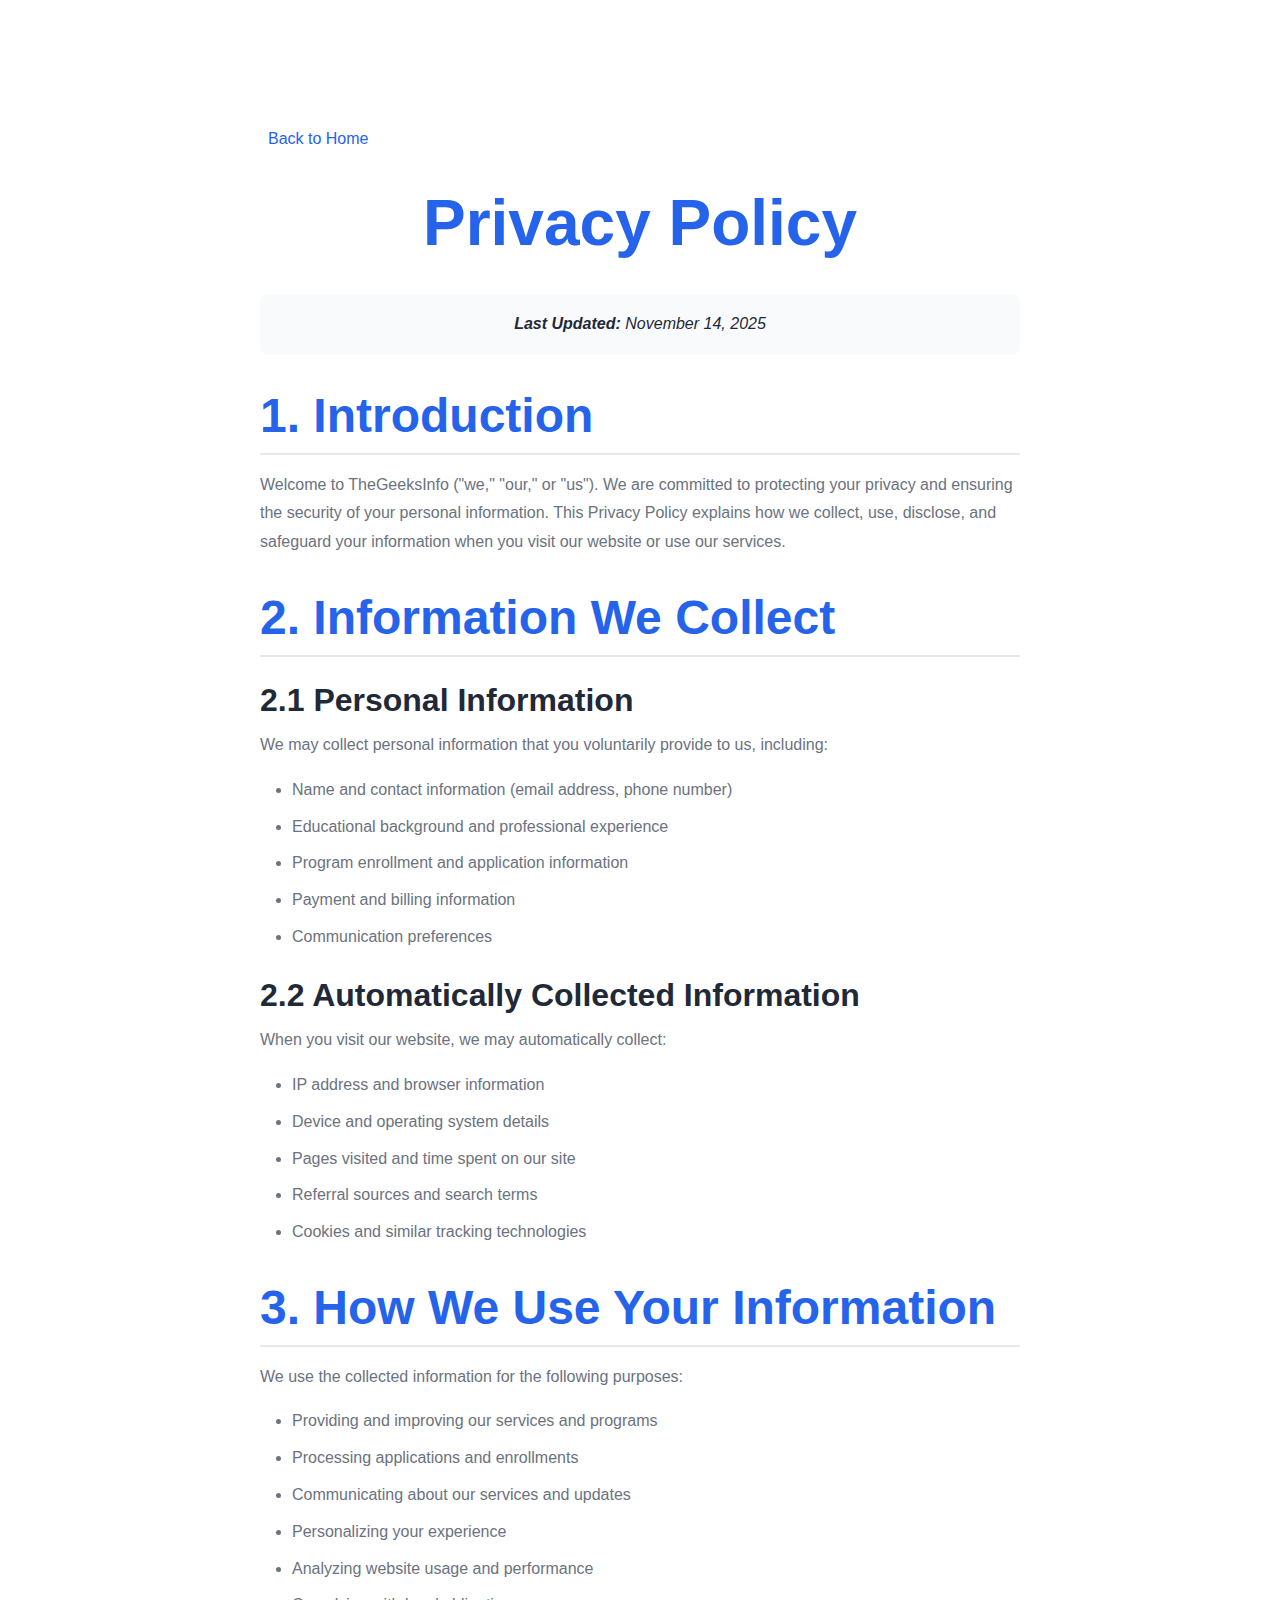
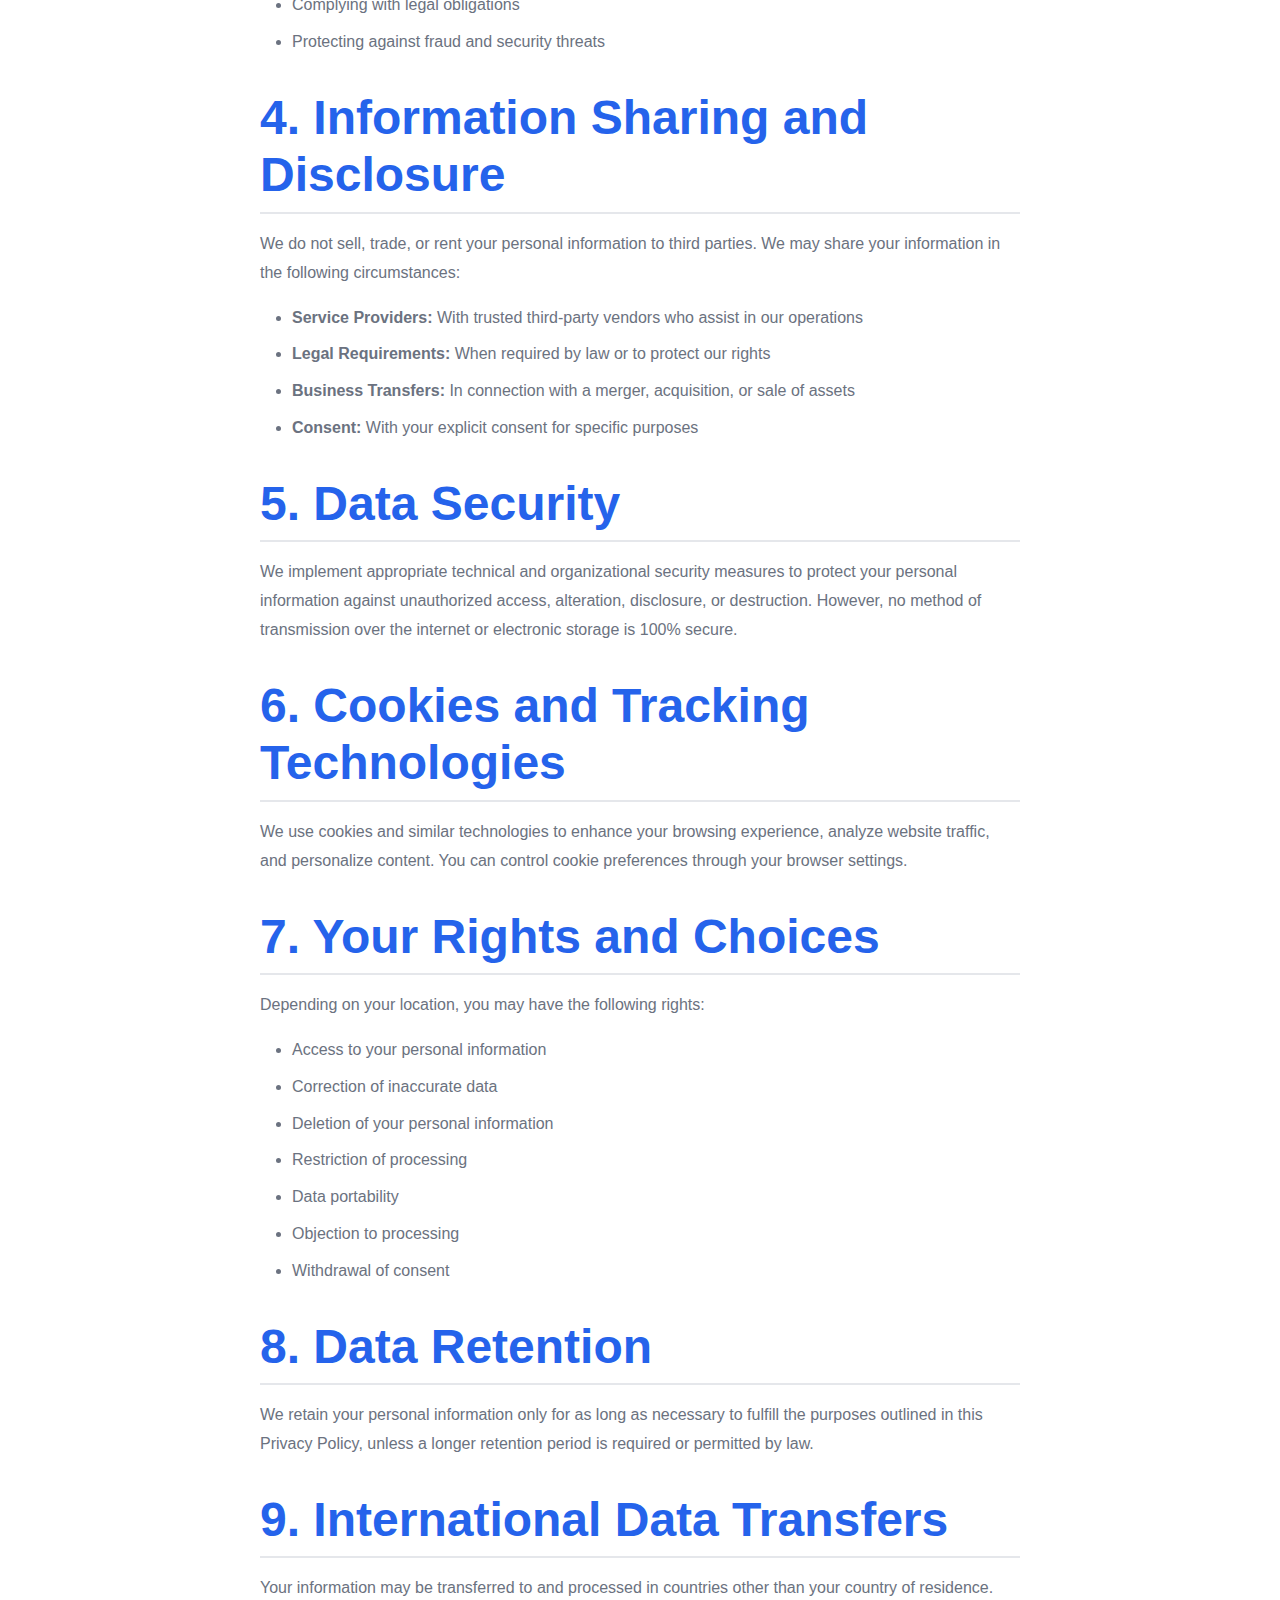
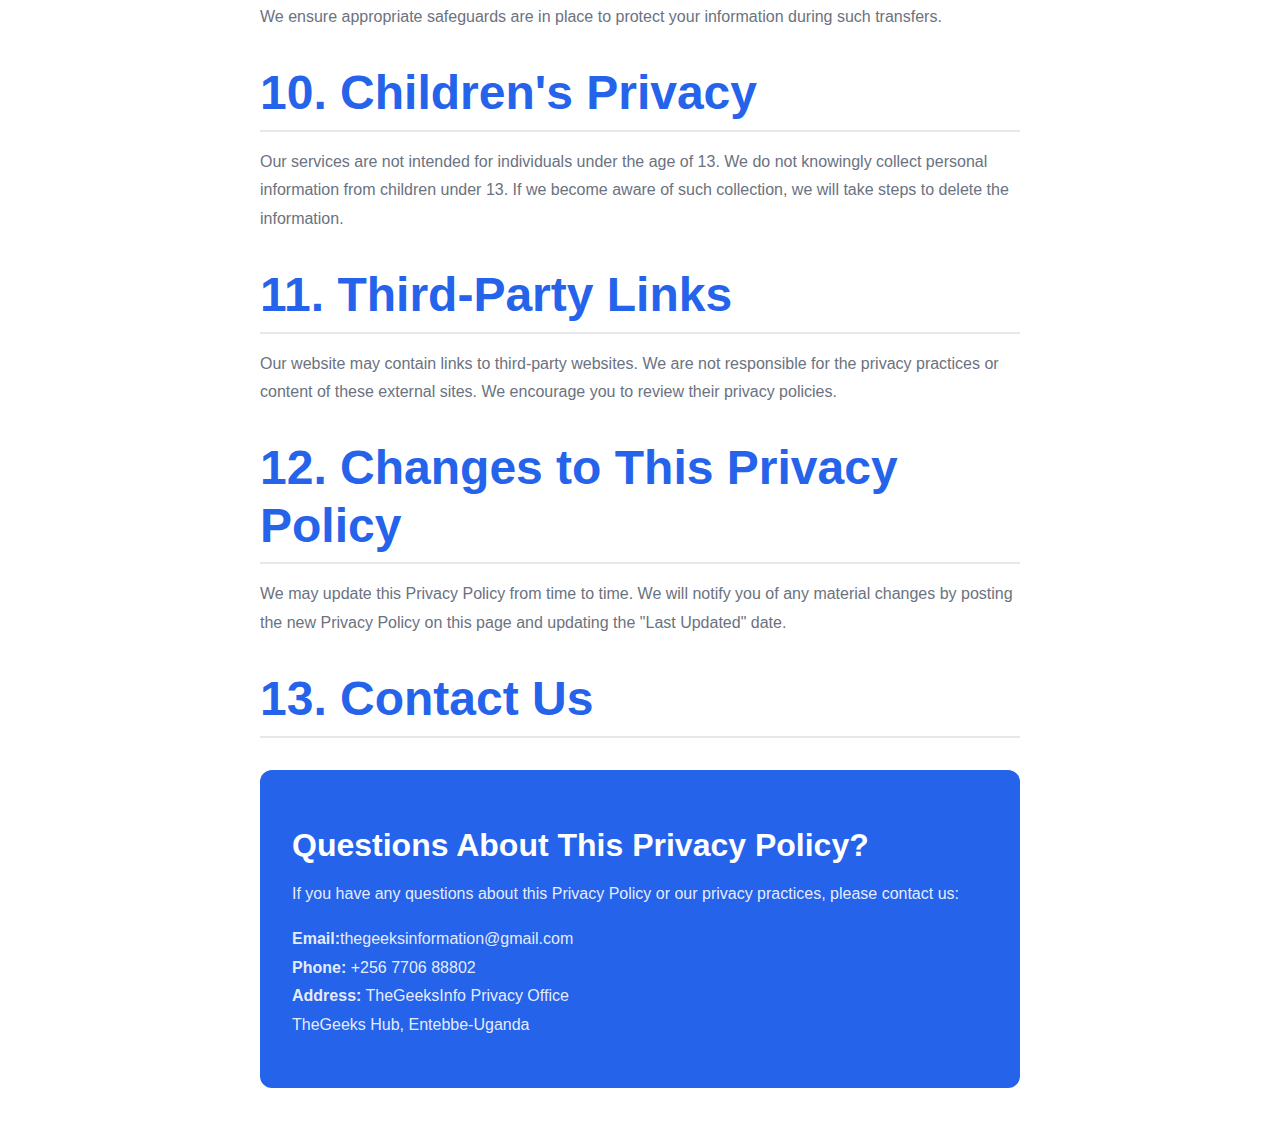
<file: pages/privacy.html>
<!DOCTYPE html>
<html lang="en">
<head>
    <meta charset="UTF-8">
    <meta name="viewport" content="width=device-width, initial-scale=1.0">
    <title>Privacy Policy - TheGeeksInfo</title>
    <meta name="description" content="Privacy Policy for TheGeeksInfo - Learn how we protect your personal information">
    
    <!-- Fonts -->
    <link href="https://fonts.googleapis.com/css2?family=Inter:wght@300;400;500;600;700&display=swap" rel="stylesheet">
    <link href="https://cdnjs.cloudflare.com/ajax/libs/font-awesome/6.4.0/css/all.min.css" rel="stylesheet">
    
    <!-- Styles -->
    <link rel="stylesheet" href="../assets/css/style.css">
    
    <style>
        .legal-content {
            max-width: 800px;
            margin: 0 auto;
            padding: 120px 20px 60px;
            line-height: 1.8;
        }
        
        .legal-content h1 {
            text-align: center;
            margin-bottom: 2rem;
            color: var(--primary-color);
        }
        
        .legal-content h2 {
            color: var(--primary-color);
            margin-top: 2rem;
            margin-bottom: 1rem;
            border-bottom: 2px solid var(--border-color);
            padding-bottom: 0.5rem;
        }
        
        .legal-content h3 {
            color: var(--text-primary);
            margin-top: 1.5rem;
            margin-bottom: 0.75rem;
        }
        
        .legal-content p {
            margin-bottom: 1rem;
            color: var(--text-secondary);
        }
        
        .legal-content ul, .legal-content ol {
            margin-left: 2rem;
            margin-bottom: 1rem;
        }
        
        .legal-content li {
            margin-bottom: 0.5rem;
            color: var(--text-secondary);
        }
        
        .last-updated {
            background: var(--bg-secondary);
            padding: 1rem;
            border-radius: 8px;
            margin-bottom: 2rem;
            text-align: center;
            font-style: italic;
        }
        
        .contact-info {
            background: var(--primary-color);
            color: white;
            padding: 2rem;
            border-radius: 12px;
            margin-top: 2rem;
        }
        
        .contact-info h3 {
            color: white;
            margin-bottom: 1rem;
        }
        
        .contact-info p {
            color: rgba(255, 255, 255, 0.9);
        }
        
        .back-link {
            display: inline-flex;
            align-items: center;
            gap: 0.5rem;
            color: var(--primary-color);
            text-decoration: none;
            margin-bottom: 2rem;
            font-weight: 500;
            transition: var(--transition);
        }
        
        .back-link:hover {
            color: var(--primary-dark);
        }
    </style>
</head>
<body>
    <div class="legal-content">
        <a href="../" class="back-link">
            <i class="fas fa-arrow-left"></i>
            Back to Home
        </a>
        
        <h1>Privacy Policy</h1>
        
        <div class="last-updated">
            <strong>Last Updated:</strong> November 14, 2025
        </div>
        
        <h2>1. Introduction</h2>
        <p>
            Welcome to TheGeeksInfo ("we," "our," or "us"). We are committed to protecting your privacy and ensuring the security of your personal information. This Privacy Policy explains how we collect, use, disclose, and safeguard your information when you visit our website or use our services.
        </p>
        
        <h2>2. Information We Collect</h2>
        
        <h3>2.1 Personal Information</h3>
        <p>We may collect personal information that you voluntarily provide to us, including:</p>
        <ul>
            <li>Name and contact information (email address, phone number)</li>
            <li>Educational background and professional experience</li>
            <li>Program enrollment and application information</li>
            <li>Payment and billing information</li>
            <li>Communication preferences</li>
        </ul>
        
        <h3>2.2 Automatically Collected Information</h3>
        <p>When you visit our website, we may automatically collect:</p>
        <ul>
            <li>IP address and browser information</li>
            <li>Device and operating system details</li>
            <li>Pages visited and time spent on our site</li>
            <li>Referral sources and search terms</li>
            <li>Cookies and similar tracking technologies</li>
        </ul>
        
        <h2>3. How We Use Your Information</h2>
        <p>We use the collected information for the following purposes:</p>
        <ul>
            <li>Providing and improving our services and programs</li>
            <li>Processing applications and enrollments</li>
            <li>Communicating about our services and updates</li>
            <li>Personalizing your experience</li>
            <li>Analyzing website usage and performance</li>
            <li>Complying with legal obligations</li>
            <li>Protecting against fraud and security threats</li>
        </ul>
        
        <h2>4. Information Sharing and Disclosure</h2>
        <p>We do not sell, trade, or rent your personal information to third parties. We may share your information in the following circumstances:</p>
        <ul>
            <li><strong>Service Providers:</strong> With trusted third-party vendors who assist in our operations</li>
            <li><strong>Legal Requirements:</strong> When required by law or to protect our rights</li>
            <li><strong>Business Transfers:</strong> In connection with a merger, acquisition, or sale of assets</li>
            <li><strong>Consent:</strong> With your explicit consent for specific purposes</li>
        </ul>
        
        <h2>5. Data Security</h2>
        <p>
            We implement appropriate technical and organizational security measures to protect your personal information against unauthorized access, alteration, disclosure, or destruction. However, no method of transmission over the internet or electronic storage is 100% secure.
        </p>
        
        <h2>6. Cookies and Tracking Technologies</h2>
        <p>
            We use cookies and similar technologies to enhance your browsing experience, analyze website traffic, and personalize content. You can control cookie preferences through your browser settings.
        </p>
        
        <h2>7. Your Rights and Choices</h2>
        <p>Depending on your location, you may have the following rights:</p>
        <ul>
            <li>Access to your personal information</li>
            <li>Correction of inaccurate data</li>
            <li>Deletion of your personal information</li>
            <li>Restriction of processing</li>
            <li>Data portability</li>
            <li>Objection to processing</li>
            <li>Withdrawal of consent</li>
        </ul>
        
        <h2>8. Data Retention</h2>
        <p>
            We retain your personal information only for as long as necessary to fulfill the purposes outlined in this Privacy Policy, unless a longer retention period is required or permitted by law.
        </p>
        
        <h2>9. International Data Transfers</h2>
        <p>
            Your information may be transferred to and processed in countries other than your country of residence. We ensure appropriate safeguards are in place to protect your information during such transfers.
        </p>
        
        <h2>10. Children's Privacy</h2>
        <p>
            Our services are not intended for individuals under the age of 13. We do not knowingly collect personal information from children under 13. If we become aware of such collection, we will take steps to delete the information.
        </p>
        
        <h2>11. Third-Party Links</h2>
        <p>
            Our website may contain links to third-party websites. We are not responsible for the privacy practices or content of these external sites. We encourage you to review their privacy policies.
        </p>
        
        <h2>12. Changes to This Privacy Policy</h2>
        <p>
            We may update this Privacy Policy from time to time. We will notify you of any material changes by posting the new Privacy Policy on this page and updating the "Last Updated" date.
        </p>
        
        <h2>13. Contact Us</h2>
        <div class="contact-info">
            <h3>Questions About This Privacy Policy?</h3>
            <p>If you have any questions about this Privacy Policy or our privacy practices, please contact us:</p>
            <p>
                <strong>Email:</strong>thegeeksinformation@gmail.com<br>
                <strong>Phone:</strong> +256 7706 88802<br>
                <strong>Address:</strong> TheGeeksInfo Privacy Office<br>
                TheGeeks Hub, Entebbe-Uganda
            </p>
        </div>
    </div>
</body>
</html>
</file>
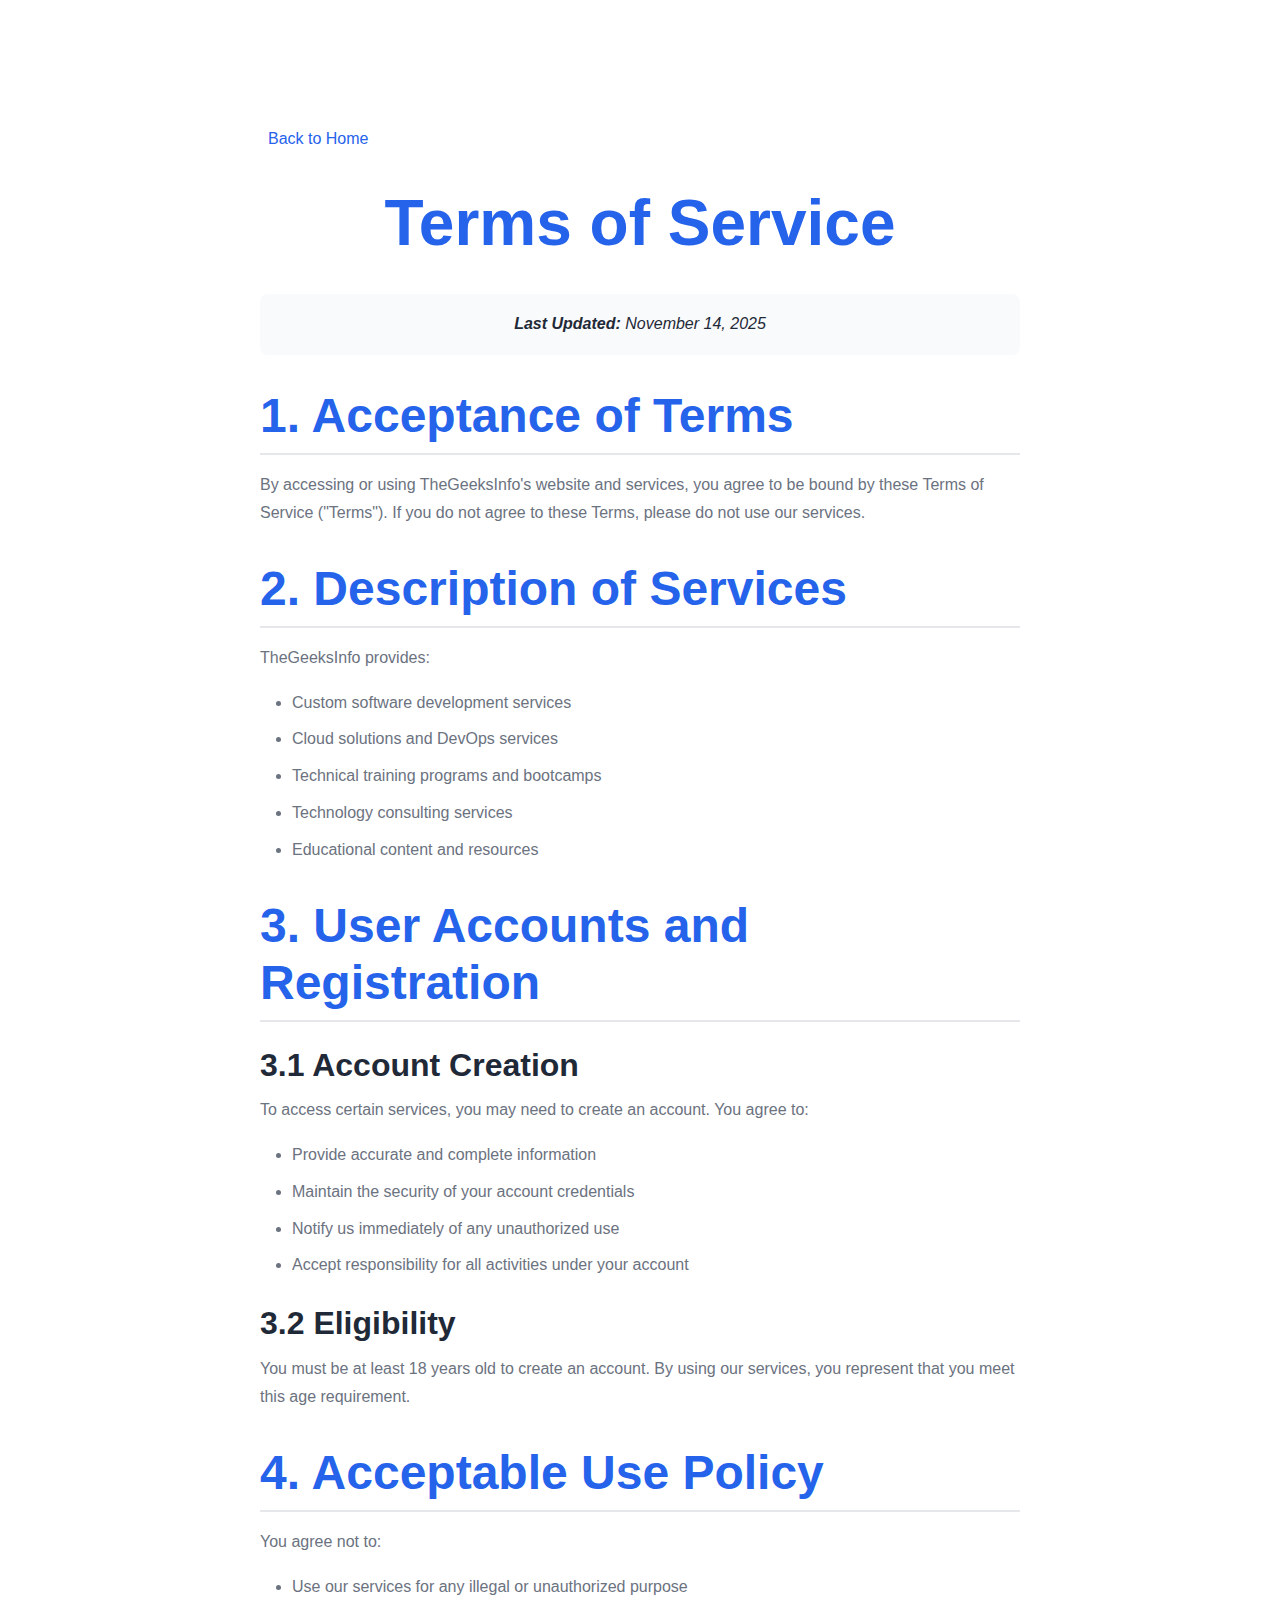
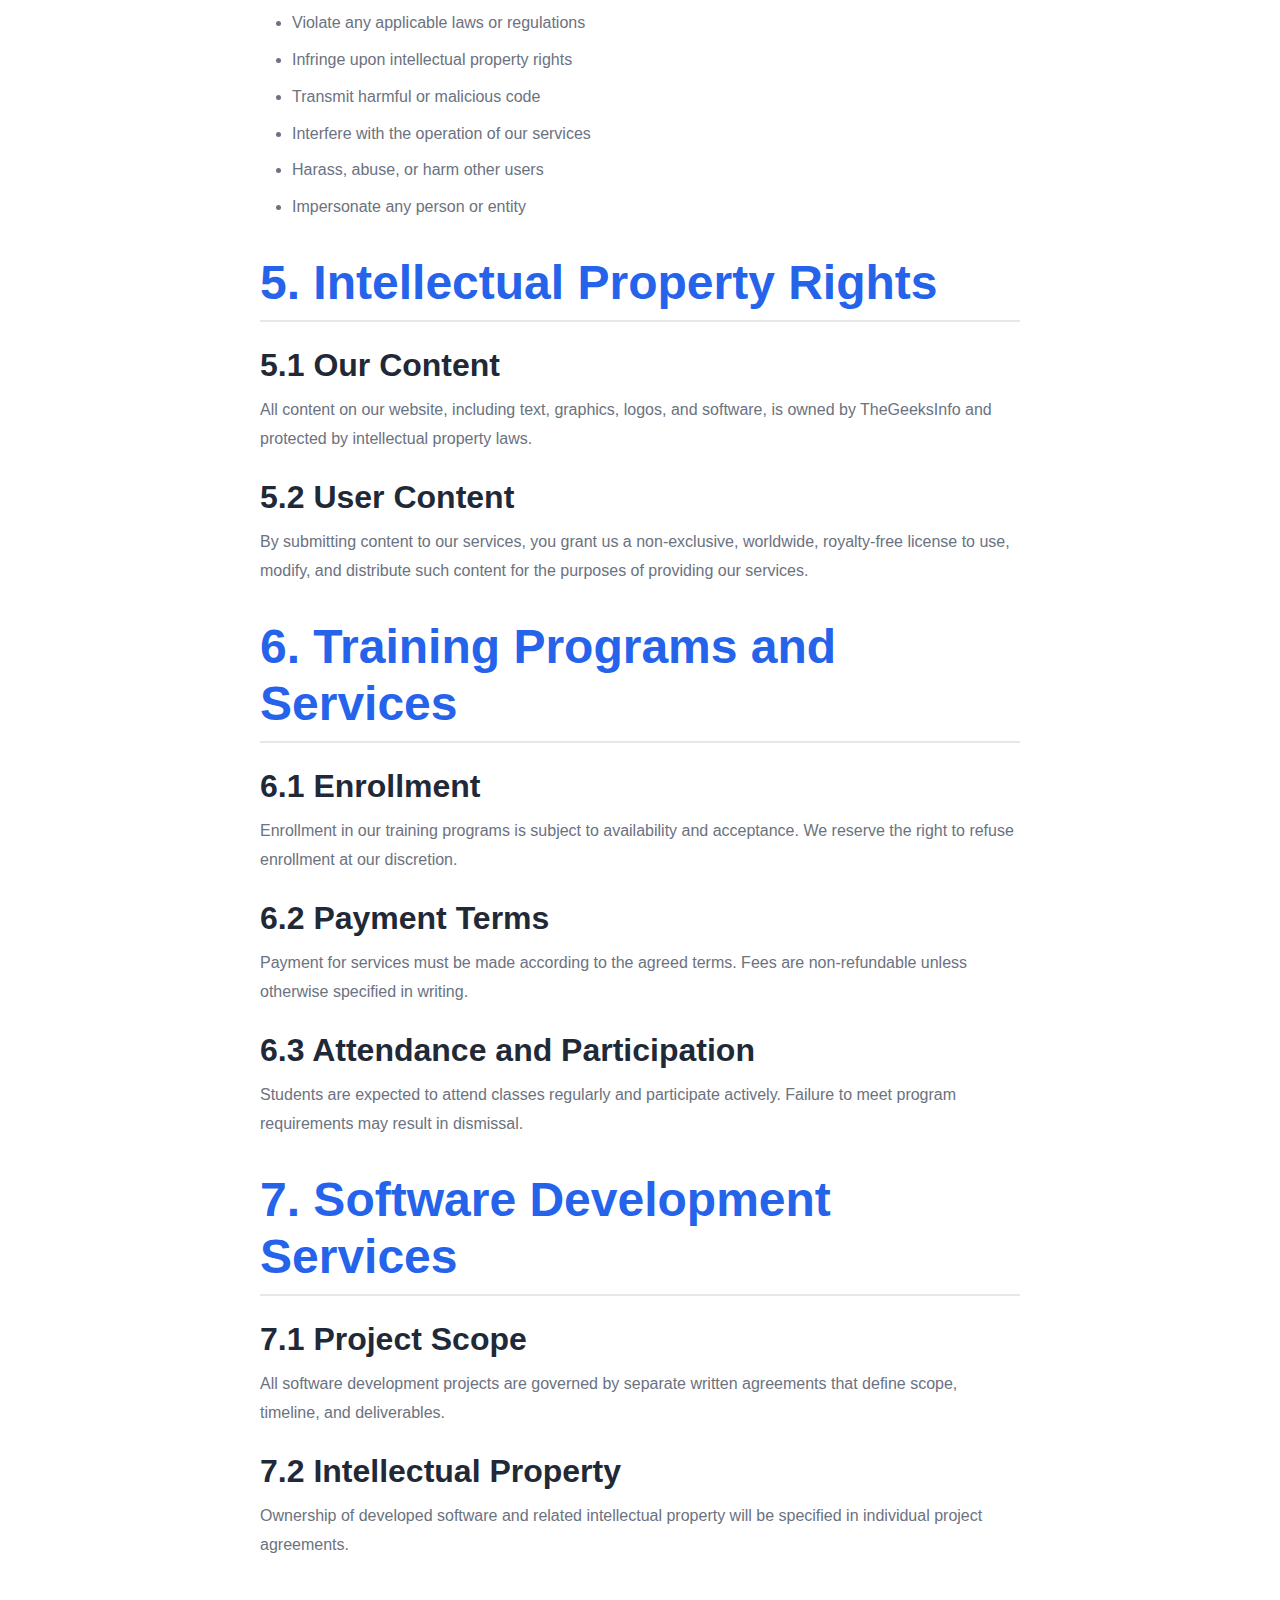
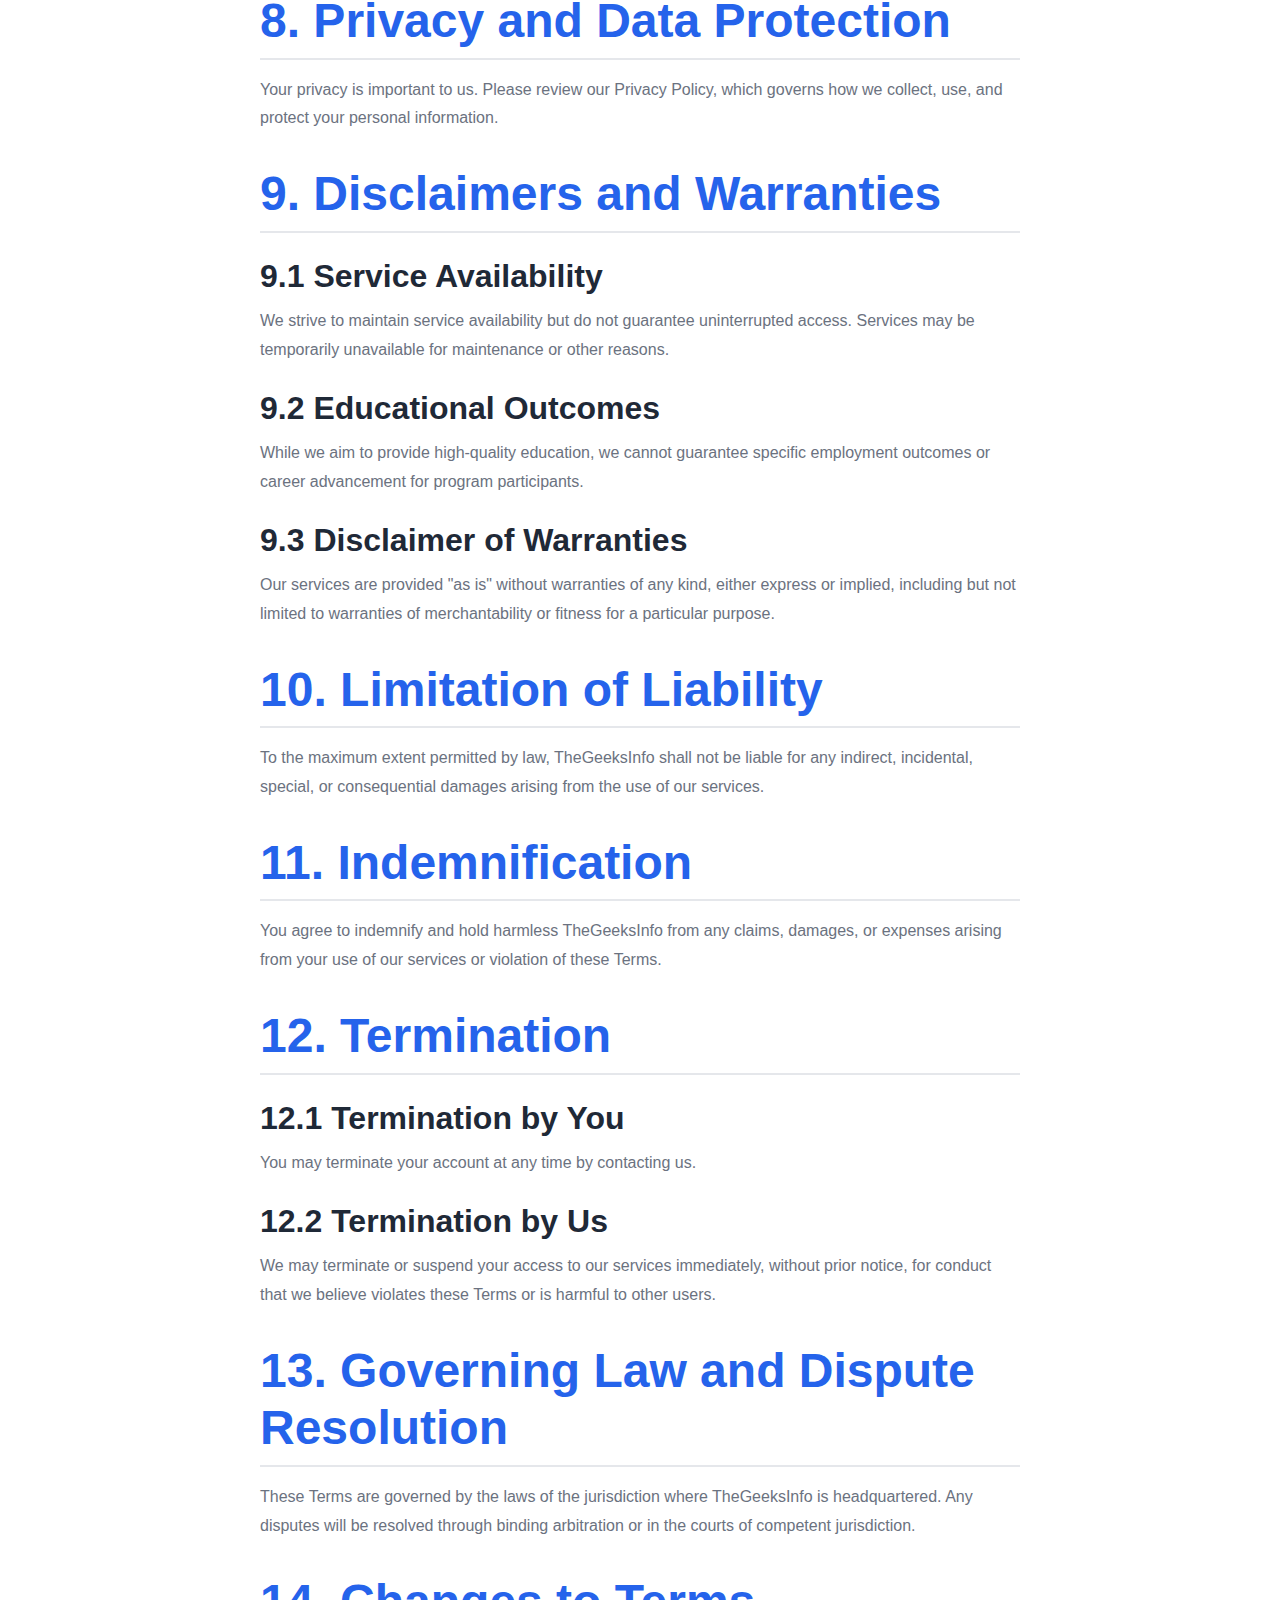
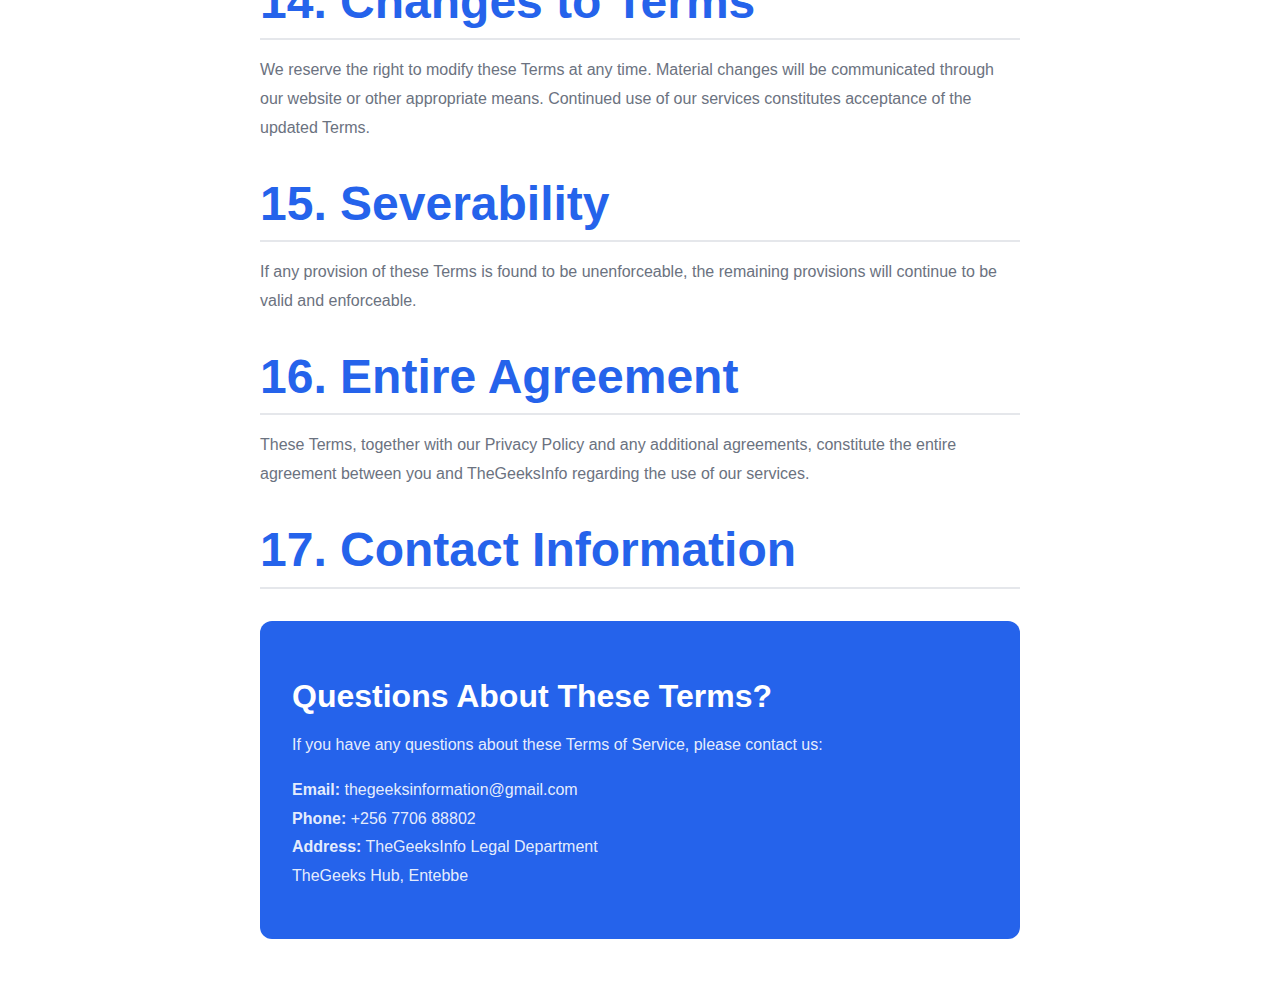
<file: pages/terms.html>
<!DOCTYPE html>
<html lang="en">
<head>
    <meta charset="UTF-8">
    <meta name="viewport" content="width=device-width, initial-scale=1.0">
    <title>Terms of Service - TheGeeksInfo</title>
    <meta name="description" content="Terms of Service for TheGeeksInfo - Our terms and conditions for using our services">
    
    <!-- Fonts -->
    <link href="https://fonts.googleapis.com/css2?family=Inter:wght@300;400;500;600;700&display=swap" rel="stylesheet">
    <link href="https://cdnjs.cloudflare.com/ajax/libs/font-awesome/6.4.0/css/all.min.css" rel="stylesheet">
    
    <!-- Styles -->
    <link rel="stylesheet" href="../assets/css/style.css">
    
    <style>
        .legal-content {
            max-width: 800px;
            margin: 0 auto;
            padding: 120px 20px 60px;
            line-height: 1.8;
        }
        
        .legal-content h1 {
            text-align: center;
            margin-bottom: 2rem;
            color: var(--primary-color);
        }
        
        .legal-content h2 {
            color: var(--primary-color);
            margin-top: 2rem;
            margin-bottom: 1rem;
            border-bottom: 2px solid var(--border-color);
            padding-bottom: 0.5rem;
        }
        
        .legal-content h3 {
            color: var(--text-primary);
            margin-top: 1.5rem;
            margin-bottom: 0.75rem;
        }
        
        .legal-content p {
            margin-bottom: 1rem;
            color: var(--text-secondary);
        }
        
        .legal-content ul, .legal-content ol {
            margin-left: 2rem;
            margin-bottom: 1rem;
        }
        
        .legal-content li {
            margin-bottom: 0.5rem;
            color: var(--text-secondary);
        }
        
        .last-updated {
            background: var(--bg-secondary);
            padding: 1rem;
            border-radius: 8px;
            margin-bottom: 2rem;
            text-align: center;
            font-style: italic;
        }
        
        .contact-info {
            background: var(--primary-color);
            color: white;
            padding: 2rem;
            border-radius: 12px;
            margin-top: 2rem;
        }
        
        .contact-info h3 {
            color: white;
            margin-bottom: 1rem;
        }
        
        .contact-info p {
            color: rgba(255, 255, 255, 0.9);
        }
        
        .back-link {
            display: inline-flex;
            align-items: center;
            gap: 0.5rem;
            color: var(--primary-color);
            text-decoration: none;
            margin-bottom: 2rem;
            font-weight: 500;
            transition: var(--transition);
        }
        
        .back-link:hover {
            color: var(--primary-dark);
        }
    </style>
</head>
<body>
    <div class="legal-content">
        <a href="../" class="back-link">
            <i class="fas fa-arrow-left"></i>
            Back to Home
        </a>
        
        <h1>Terms of Service</h1>
        
        <div class="last-updated">
            <strong>Last Updated:</strong> November 14, 2025
        </div>
        
        <h2>1. Acceptance of Terms</h2>
        <p>
            By accessing or using TheGeeksInfo's website and services, you agree to be bound by these Terms of Service ("Terms"). If you do not agree to these Terms, please do not use our services.
        </p>
        
        <h2>2. Description of Services</h2>
        <p>TheGeeksInfo provides:</p>
        <ul>
            <li>Custom software development services</li>
            <li>Cloud solutions and DevOps services</li>
            <li>Technical training programs and bootcamps</li>
            <li>Technology consulting services</li>
            <li>Educational content and resources</li>
        </ul>
        
        <h2>3. User Accounts and Registration</h2>
        
        <h3>3.1 Account Creation</h3>
        <p>To access certain services, you may need to create an account. You agree to:</p>
        <ul>
            <li>Provide accurate and complete information</li>
            <li>Maintain the security of your account credentials</li>
            <li>Notify us immediately of any unauthorized use</li>
            <li>Accept responsibility for all activities under your account</li>
        </ul>
        
        <h3>3.2 Eligibility</h3>
        <p>You must be at least 18 years old to create an account. By using our services, you represent that you meet this age requirement.</p>
        
        <h2>4. Acceptable Use Policy</h2>
        <p>You agree not to:</p>
        <ul>
            <li>Use our services for any illegal or unauthorized purpose</li>
            <li>Violate any applicable laws or regulations</li>
            <li>Infringe upon intellectual property rights</li>
            <li>Transmit harmful or malicious code</li>
            <li>Interfere with the operation of our services</li>
            <li>Harass, abuse, or harm other users</li>
            <li>Impersonate any person or entity</li>
        </ul>
        
        <h2>5. Intellectual Property Rights</h2>
        
        <h3>5.1 Our Content</h3>
        <p>
            All content on our website, including text, graphics, logos, and software, is owned by TheGeeksInfo and protected by intellectual property laws.
        </p>
        
        <h3>5.2 User Content</h3>
        <p>
            By submitting content to our services, you grant us a non-exclusive, worldwide, royalty-free license to use, modify, and distribute such content for the purposes of providing our services.
        </p>
        
        <h2>6. Training Programs and Services</h2>
        
        <h3>6.1 Enrollment</h3>
        <p>
            Enrollment in our training programs is subject to availability and acceptance. We reserve the right to refuse enrollment at our discretion.
        </p>
        
        <h3>6.2 Payment Terms</h3>
        <p>
            Payment for services must be made according to the agreed terms. Fees are non-refundable unless otherwise specified in writing.
        </p>
        
        <h3>6.3 Attendance and Participation</h3>
        <p>
            Students are expected to attend classes regularly and participate actively. Failure to meet program requirements may result in dismissal.
        </p>
        
        <h2>7. Software Development Services</h2>
        
        <h3>7.1 Project Scope</h3>
        <p>
            All software development projects are governed by separate written agreements that define scope, timeline, and deliverables.
        </p>
        
        <h3>7.2 Intellectual Property</h3>
        <p>
            Ownership of developed software and related intellectual property will be specified in individual project agreements.
        </p>
        
        <h2>8. Privacy and Data Protection</h2>
        <p>
            Your privacy is important to us. Please review our Privacy Policy, which governs how we collect, use, and protect your personal information.
        </p>
        
        <h2>9. Disclaimers and Warranties</h2>
        
        <h3>9.1 Service Availability</h3>
        <p>
            We strive to maintain service availability but do not guarantee uninterrupted access. Services may be temporarily unavailable for maintenance or other reasons.
        </p>
        
        <h3>9.2 Educational Outcomes</h3>
        <p>
            While we aim to provide high-quality education, we cannot guarantee specific employment outcomes or career advancement for program participants.
        </p>
        
        <h3>9.3 Disclaimer of Warranties</h3>
        <p>
            Our services are provided "as is" without warranties of any kind, either express or implied, including but not limited to warranties of merchantability or fitness for a particular purpose.
        </p>
        
        <h2>10. Limitation of Liability</h2>
        <p>
            To the maximum extent permitted by law, TheGeeksInfo shall not be liable for any indirect, incidental, special, or consequential damages arising from the use of our services.
        </p>
        
        <h2>11. Indemnification</h2>
        <p>
            You agree to indemnify and hold harmless TheGeeksInfo from any claims, damages, or expenses arising from your use of our services or violation of these Terms.
        </p>
        
        <h2>12. Termination</h2>
        
        <h3>12.1 Termination by You</h3>
        <p>You may terminate your account at any time by contacting us.</p>
        
        <h3>12.2 Termination by Us</h3>
        <p>
            We may terminate or suspend your access to our services immediately, without prior notice, for conduct that we believe violates these Terms or is harmful to other users.
        </p>
        
        <h2>13. Governing Law and Dispute Resolution</h2>
        <p>
            These Terms are governed by the laws of the jurisdiction where TheGeeksInfo is headquartered. Any disputes will be resolved through binding arbitration or in the courts of competent jurisdiction.
        </p>
        
        <h2>14. Changes to Terms</h2>
        <p>
            We reserve the right to modify these Terms at any time. Material changes will be communicated through our website or other appropriate means. Continued use of our services constitutes acceptance of the updated Terms.
        </p>
        
        <h2>15. Severability</h2>
        <p>
            If any provision of these Terms is found to be unenforceable, the remaining provisions will continue to be valid and enforceable.
        </p>
        
        <h2>16. Entire Agreement</h2>
        <p>
            These Terms, together with our Privacy Policy and any additional agreements, constitute the entire agreement between you and TheGeeksInfo regarding the use of our services.
        </p>
        
        <h2>17. Contact Information</h2>
        <div class="contact-info">
            <h3>Questions About These Terms?</h3>
            <p>If you have any questions about these Terms of Service, please contact us:</p>
            <p>
                <strong>Email:</strong> thegeeksinformation@gmail.com<br>
                <strong>Phone:</strong> +256 7706 88802<br>
                <strong>Address:</strong> TheGeeksInfo Legal Department<br>
                TheGeeks Hub, Entebbe
            </p>
        </div>
    </div>
</body>
</html>
</file>
<file: assets/css/style.css>
/* Reset and Base Styles */
* {
    margin: 0;
    padding: 0;
    box-sizing: border-box;
}

:root {
    /* Colors */
    --primary-color: #2563eb;
    --primary-dark: #1d4ed8;
    --secondary-color: #10b981;
    --accent-color: #f59e0b;
    --text-primary: #1f2937;
    --text-secondary: #6b7280;
    --text-light: #9ca3af;
    --bg-primary: #ffffff;
    --bg-secondary: #f9fafb;
    --bg-dark: #111827;
    --border-color: #e5e7eb;
    --shadow: 0 10px 25px rgba(0, 0, 0, 0.1);
    --shadow-lg: 0 25px 50px rgba(0, 0, 0, 0.15);

    /* Typography */
    --font-primary: 'Inter', -apple-system, BlinkMacSystemFont, 'Segoe UI', sans-serif;
    --font-mono: 'Fira Code', 'Monaco', 'Cascadia Code', monospace;

    /* Spacing */
    --section-padding: 100px 0;
    --container-padding: 0 20px;
    --max-width: 1200px;

    /* Transitions */
    --transition: all 0.3s cubic-bezier(0.4, 0, 0.2, 1);
    --transition-slow: all 0.5s cubic-bezier(0.4, 0, 0.2, 1);
}

body {
    font-family: var(--font-primary);
    line-height: 1.6;
    color: var(--text-primary);
    background-color: var(--bg-primary);
    overflow-x: hidden;
}

.container {
    max-width: var(--max-width);
    margin: 0 auto;
    padding: var(--container-padding);
}

/* Typography */
h1,
h2,
h3,
h4,
h5,
h6 {
    font-weight: 600;
    line-height: 1.2;
    margin-bottom: 1rem;
}

h1 {
    font-size: clamp(2.5rem, 5vw, 4rem);
    font-weight: 700;
}

h2 {
    font-size: clamp(2rem, 4vw, 3rem);
}

h3 {
    font-size: clamp(1.5rem, 3vw, 2rem);
}

p {
    margin-bottom: 1rem;
    color: var(--text-secondary);
}

/* Buttons */
.btn-primary,
.btn-secondary,
.btn-outline {
    display: inline-flex;
    align-items: center;
    gap: 0.5rem;
    padding: 12px 24px;
    border: none;
    border-radius: 8px;
    font-size: 1rem;
    font-weight: 500;
    text-decoration: none;
    cursor: pointer;
    transition: var(--transition);
    text-align: center;
}

.btn-primary {
    background: linear-gradient(135deg, var(--primary-color), var(--primary-dark));
    color: white;
    box-shadow: var(--shadow);
}

.btn-primary:hover {
    transform: translateY(-2px);
    box-shadow: var(--shadow-lg);
}

.btn-secondary {
    background: var(--bg-primary);
    color: var(--primary-color) !important;
    border: 2px solid var(--primary-color);
    opacity: 1 !important;
}

.btn-secondary:hover {
    background: var(--primary-color);
    color: white !important;
}

.btn-outline {
    background: transparent;
    color: var(--primary-color);
    border: 2px solid var(--primary-color);
}

.btn-outline:hover {
    background: var(--primary-color);
    color: white;
}

/* Enhanced Apply Now Button Styling */
.apply-now-btn {
    position: relative;
    overflow: hidden;
}

.apply-now-btn::before {
    content: '';
    position: absolute;
    top: 0;
    left: -100%;
    width: 100%;
    height: 100%;
    background: linear-gradient(90deg, transparent, rgba(255, 255, 255, 0.3), transparent);
    transition: left 0.5s;
}

.apply-now-btn:hover::before {
    left: 100%;
}

.apply-now-btn:hover {
    transform: translateY(-2px) scale(1.02);
    box-shadow: 0 8px 25px rgba(37, 99, 235, 0.3);
}

/* Gradient Text */
.gradient-text {
    background: linear-gradient(135deg, var(--primary-color), var(--secondary-color));
    -webkit-background-clip: text;
    -webkit-text-fill-color: transparent;
    background-clip: text;
}

/* Navigation */
.navbar {
    position: fixed;
    top: 0;
    width: 100%;
    background: rgba(255, 255, 255, 0.95);
    backdrop-filter: blur(10px);
    border-bottom: 1px solid var(--border-color);
    z-index: 1000;
    transition: var(--transition);
}

.nav-container {
    max-width: var(--max-width);
    margin: 0 auto;
    padding: 0 20px;
    display: flex;
    justify-content: space-between;
    align-items: center;
    height: 88px;
}

.nav-logo a {
    display: flex;
    align-items: center;
    gap: 0.5rem;
    text-decoration: none;
    color: var(--text-primary);
    font-size: 1.5rem;
    font-weight: 700;
}

.nav-logo .logo-image {
    width: 72px;
    height: 72px;
    object-fit: contain;
    transition: var(--transition);
    /* Ensure smooth loading and performance */
    background-color: transparent;
    image-rendering: crisp-edges;
    image-rendering: -webkit-optimize-contrast;
    will-change: transform, opacity;
    opacity: 0;
    /* Force hardware acceleration */
    transform: translateZ(0);
    backface-visibility: hidden;
    /* Prevent layout shifts */
    min-width: 72px;
    min-height: 72px;
}

.nav-logo a:hover .logo-image {
    transform: scale(1.1);
}

.nav-menu {
    display: flex;
    list-style: none;
    gap: 2rem;
    align-items: center;
}

.nav-link {
    text-decoration: none;
    color: var(--text-primary);
    font-weight: 500;
    transition: var(--transition);
    position: relative;
}

.nav-link:hover {
    color: var(--primary-color);
}

.nav-link.cta-button {
    background: var(--primary-color);
    color: white;
    padding: 8px 16px;
    border-radius: 6px;
}

.nav-link.cta-button:hover {
    background: var(--primary-dark);
    color: white;
}

.hamburger {
    display: none;
    flex-direction: column;
    cursor: pointer;
}

.bar {
    width: 25px;
    height: 3px;
    background: var(--text-primary);
    margin: 3px 0;
    transition: var(--transition);
}

/* Hero Section */
.hero {
    min-height: 100vh;
    display: flex;
    align-items: center;
    color: white;
    position: relative;
    overflow: hidden;

    /* Background image behind content and fixed for parallax-like effect */
    background-image: linear-gradient(rgba(0, 0, 0, 0.35), rgba(0, 0, 0, 0.35)), url('../images/hero-a.jpg');
    background-size: cover;
    background-position: center;
    background-attachment: fixed;
}

/* Ensure all text in hero is white */
.hero * {
    color: white;
}

/* Specific targeting for hero subtitle */
.hero .hero-content .hero-subtitle {
    color: white !important;
    opacity: 1;
    visibility: visible;
}

/* Subtle decorative pattern on top of the image */
.hero::before {
    content: '';
    position: absolute;
    top: 0;
    left: 0;
    right: 0;
    bottom: 0;
    background: url('data:image/svg+xml,<svg xmlns="http://www.w3.org/2000/svg" viewBox="0 0 100 100"><defs><pattern id="grid" width="10" height="10" patternUnits="userSpaceOnUse"><path d="M 10 0 L 0 0 0 10" fill="none" stroke="rgba(255,255,255,0.04)" stroke-width="1"/></pattern></defs><rect width="100" height="100" fill="url(%23grid)"/></svg>');
    opacity: 0.6;
}

/* Overlay to increase text contrast */
.hero::after {
    content: '';
    position: absolute;
    top: 0;
    left: 0;
    right: 0;
    bottom: 0;
    background: rgba(0, 0, 0, 0.25);
}

/* Disable fixed background on small screens for performance/compatibility */
@media (max-width: 768px) {
    .hero {
        background-attachment: scroll;
        background-position: center top;
    }
}

.hero-container {
    max-width: var(--max-width);
    margin: 0 auto;
    padding: var(--container-padding);
    display: grid;
    grid-template-columns: 1fr 1fr;
    gap: 4rem;
    align-items: center;
    position: relative;
    z-index: 1;
}

.hero-content {
    max-width: 600px;
}

.hero-title {
    margin-bottom: 1.5rem;
    line-height: 1.1;
}

.hero-subtitle {
    font-size: 1.25rem;
    margin-bottom: 2rem;
    opacity: 0.9;
    color: white;
    line-height: 1.6;
}

/* Ensure subtitle is visible even without animations */
.hero-subtitle.animate-fade-in-delay {
    color: white !important;
}

/* Fallback to ensure subtitle becomes visible */
.hero-subtitle {
    animation: ensureVisible 0.1s ease-out 1s forwards;
}

@keyframes ensureVisible {
    to {
        opacity: 1;
        color: white;
    }
}

.hero-buttons {
    display: flex;
    gap: 1rem;
    flex-wrap: wrap;
}

/* Ensure hero button text is always visible */
.hero-buttons .btn-secondary {
    color: var(--primary-color) !important;
    opacity: 1 !important;
}

.hero-buttons .btn-primary {
    color: white !important;
    opacity: 1 !important;
}

.hero-visual {
    display: flex;
    justify-content: center;
    align-items: center;
}

.code-animation {
    width: 300px;
    height: 200px;
    background: rgba(0, 0, 0, 0.3);
    border-radius: 12px;
    padding: 20px;
    position: relative;
    overflow: hidden;
}

.code-line {
    height: 20px;
    margin: 15px 0;
    border-radius: 4px;
    background: linear-gradient(90deg, rgba(255, 255, 255, 0.3), rgba(255, 255, 255, 0.1));
    animation: codeTyping 2s ease-in-out infinite;
}

.code-line:nth-child(1) {
    width: 80%;
    animation-delay: 0s;
}

.code-line:nth-child(2) {
    width: 60%;
    animation-delay: 0.5s;
}

.code-line:nth-child(3) {
    width: 90%;
    animation-delay: 1s;
}

.code-line:nth-child(4) {
    width: 70%;
    animation-delay: 1.5s;
}

.hero-scroll {
    position: absolute;
    bottom: 30px;
    left: 50%;
    transform: translateX(-50%);
    animation: bounce 2s infinite;
}

.hero-scroll a {
    color: white;
    font-size: 1.5rem;
    text-decoration: none;
    opacity: 0.7;
    transition: var(--transition);
}

.hero-scroll a:hover {
    opacity: 1;
}

/* Section Styles */
section {
    padding: var(--section-padding);
}

.section-header {
    text-align: center;
    margin-bottom: 4rem;
}

.section-title {
    margin-bottom: 1rem;
}

.section-subtitle {
    font-size: 1.25rem;
    color: var(--text-secondary);
    max-width: 600px;
    margin: 0 auto;
}

/* About Section */
.about {
    background: var(--bg-secondary);
}

.about-content {
    display: block;
    /* Changed from grid to block since there is only one child */
    max-width: 1000px;
    /* Limit width for better readability */
    margin: 0 auto;
    /* Center the content */
}

.about-text h3 {
    color: var(--primary-color);
    margin-bottom: 1rem;
    margin-top: 2rem;
}

.about-text h3:first-child {
    margin-top: 0;
}

.about-text .section-subtitle {
    text-align: left;
    margin: 0 0 1rem 0;
    max-width: 100%;
}

.stats {
    display: grid;
    grid-template-columns: repeat(3, 1fr);
    gap: 2rem;
    margin-top: 3rem;
}

.stat {
    text-align: center;
}

.stat-number {
    display: block;
    font-size: 2.5rem;
    font-weight: 700;
    color: var(--primary-color);
}

.stat-label {
    font-size: 0.9rem;
    color: var(--text-secondary);
    text-transform: uppercase;
    letter-spacing: 0.05em;
}

.about-image {
    display: flex;
    justify-content: center;
}

.image-placeholder {
    width: 100%;
    /* Changed from fixed 300px */
    height: 100%;
    /* Changed from fixed 300px */
    background: linear-gradient(135deg, var(--primary-color), var(--secondary-color));
    border-radius: 20px;
    /* Keep border radius */
    display: flex;
    align-items: center;
    justify-content: center;
    color: white;
    font-size: 4rem;
    overflow: hidden;
    /* Ensure image stays within bounds */
}

.image-placeholder img {
    width: 100%;
    height: 100%;
    object-fit: cover;
    display: block;
    /* Remove bottom space */
}

/* Vision Section */
.vision-container {
    display: grid;
    grid-template-columns: 1fr 1fr;
    gap: 4rem;
    align-items: center;
    margin-bottom: 4rem;
    margin-top: 2rem;
}

.vision-image {
    border-radius: 20px;
    overflow: hidden;
    box-shadow: var(--shadow-lg);
    height: 100%;
    min-height: 300px;
}

.vision-image img {
    width: 100%;
    height: 100%;
    object-fit: cover;
    display: block;
}

@media (max-width: 768px) {
    .vision-container {
        grid-template-columns: 1fr;
        gap: 2rem;
    }

    .vision-image {
        order: -1;
        /* Show image first on mobile if desired, or remove to keep text first */
        min-height: 250px;
    }
}

/* Services Section */
.services-grid {
    display: grid;
    grid-template-columns: repeat(auto-fit, minmax(320px, 1fr));
    gap: 2rem;
}

.service-card {
    background: var(--bg-primary);
    padding: 2.5rem;
    border-radius: 16px;
    box-shadow: var(--shadow);
    transition: var(--transition);
    border: 1px solid var(--border-color);
}

.service-card:hover {
    transform: translateY(-8px);
    box-shadow: var(--shadow-lg);
}

.service-icon {
    width: 60px;
    height: 60px;
    background: linear-gradient(135deg, var(--primary-color), var(--secondary-color));
    border-radius: 12px;
    display: flex;
    align-items: center;
    justify-content: center;
    margin-bottom: 1.5rem;
}

.service-icon i {
    font-size: 1.5rem;
    color: white;
}

.service-card h3 {
    margin-bottom: 1rem;
    color: var(--text-primary);
}

.service-card p {
    margin-bottom: 1.5rem;
}

.service-card ul {
    list-style: none;
}

.service-card li {
    padding: 0.25rem 0;
    color: var(--text-secondary);
    position: relative;
    padding-left: 1.5rem;
}

.service-card li::before {
    content: '✓';
    position: absolute;
    left: 0;
    color: var(--secondary-color);
    font-weight: bold;
}

/* Programs Section */
.programs {
    background: var(--bg-secondary);
}

.programs-grid {
    display: grid;
    grid-template-columns: repeat(auto-fit, minmax(320px, 1fr));
    gap: 2rem;
}

.program-card {
    background: var(--bg-primary);
    border-radius: 16px;
    overflow: hidden;
    box-shadow: var(--shadow);
    transition: var(--transition);
    position: relative;
}

.program-card.featured {
    transform: scale(1.05);
    border: 2px solid var(--primary-color);
}

.program-card:hover {
    transform: translateY(-8px);
    box-shadow: var(--shadow-lg);
}

.program-card.featured:hover {
    transform: scale(1.05) translateY(-8px);
}

.program-badge {
    position: absolute;
    top: 10px;
    right: 10px;
    background: var(--accent-color);
    color: white;
    padding: 0.4rem 0.8rem;
    border-radius: 15px;
    font-size: 0.75rem;
    font-weight: 600;
    z-index: 2;
    transform: translateY(-5px);
}

.program-header {
    padding: 2rem 2rem 1rem;
    display: flex;
    justify-content: space-between;
    align-items: flex-start;
    position: relative;
    margin-top: 0.5rem;
}

.program-duration {
    background: var(--bg-secondary);
    padding: 0.5rem 1rem;
    border-radius: 20px;
    font-size: 0.9rem;
    color: var(--text-secondary);
    white-space: nowrap;
}

.program-content {
    padding: 0 2rem 1rem;
}

.program-tech {
    display: flex;
    flex-wrap: wrap;
    gap: 0.5rem;
    margin: 1.5rem 0;
}

.tech-tag {
    background: var(--primary-color);
    color: white;
    padding: 0.25rem 0.75rem;
    border-radius: 12px;
    font-size: 0.8rem;
    font-weight: 500;
}

.program-features ul {
    list-style: none;
}

.program-features li {
    padding: 0.5rem 0;
    color: var(--text-secondary);
    position: relative;
    padding-left: 1.5rem;
}

.program-features li::before {
    content: '→';
    position: absolute;
    left: 0;
    color: var(--primary-color);
    font-weight: bold;
}

.program-footer {
    padding: 1rem 2rem 2rem;
}

/* Portfolio Section */
.portfolio-filter {
    display: flex;
    justify-content: center;
    gap: 1rem;
    margin-bottom: 3rem;
    flex-wrap: wrap;
}

.filter-btn {
    padding: 0.75rem 1.5rem;
    border: 2px solid var(--border-color);
    background: var(--bg-primary);
    color: var(--text-secondary);
    border-radius: 25px;
    cursor: pointer;
    transition: var(--transition);
    font-weight: 500;
}

.filter-btn.active,
.filter-btn:hover {
    border-color: var(--primary-color);
    background: var(--primary-color);
    color: white;
}

.portfolio-grid {
    display: grid;
    grid-template-columns: repeat(auto-fit, minmax(300px, 1fr));
    gap: 2rem;
}

.portfolio-item {
    background: var(--bg-primary);
    border-radius: 16px;
    overflow: hidden;
    box-shadow: var(--shadow);
    transition: var(--transition);
}

.portfolio-item:hover {
    transform: translateY(-8px);
    box-shadow: var(--shadow-lg);
}

.portfolio-image {
    height: 200px;
    background: var(--bg-secondary);
    display: flex;
    align-items: center;
    justify-content: center;
}

.portfolio-image .image-placeholder {
    width: 100%;
    height: 100%;
    background: linear-gradient(135deg, var(--primary-color), var(--secondary-color));
    display: flex;
    align-items: center;
    justify-content: center;
    color: white;
    font-size: 3rem;
}

.portfolio-content {
    padding: 1.5rem;
}

.portfolio-content h3 {
    margin-bottom: 0.5rem;
}

.portfolio-content p {
    margin-bottom: 1rem;
    font-size: 0.9rem;
}

.portfolio-tech {
    display: flex;
    gap: 0.5rem;
    flex-wrap: wrap;
}

.portfolio-tech span {
    background: var(--bg-secondary);
    color: var(--text-secondary);
    padding: 0.25rem 0.75rem;
    border-radius: 12px;
    font-size: 0.8rem;
}

/* Contact Section */
.contact {
    background: var(--bg-secondary);
}

.contact-content {
    display: grid;
    grid-template-columns: 1fr 1fr;
    gap: 4rem;
}

.contact-info h3 {
    margin-bottom: 1rem;
    color: var(--primary-color);
}

.contact-items {
    margin: 2rem 0;
}

.contact-item {
    display: flex;
    align-items: center;
    gap: 1rem;
    margin: 1rem 0;
    color: var(--text-secondary);
}

.contact-item i {
    width: 20px;
    color: var(--primary-color);
}

.social-links {
    display: flex;
    gap: 1rem;
    margin-top: 2rem;
}

.social-link {
    width: 40px;
    height: 40px;
    background: var(--primary-color);
    color: white;
    border-radius: 50%;
    display: flex;
    align-items: center;
    justify-content: center;
    text-decoration: none;
    transition: var(--transition);
}

.social-link:hover {
    transform: translateY(-2px);
    background: var(--primary-dark);
}

.contact-form {
    background: var(--bg-primary);
    padding: 2rem;
    border-radius: 16px;
    box-shadow: var(--shadow);
}

.form-group {
    margin-bottom: 1.5rem;
}

.form-group input,
.form-group select,
.form-group textarea {
    width: 100%;
    padding: 1rem;
    border: 2px solid var(--border-color);
    border-radius: 8px;
    font-size: 1rem;
    transition: var(--transition);
    font-family: inherit;
}

.form-group input:focus,
.form-group select:focus,
.form-group textarea:focus {
    outline: none;
    border-color: var(--primary-color);
}

.form-group textarea {
    resize: vertical;
    min-height: 120px;
}

/* Footer */
.footer {
    background: var(--bg-dark);
    color: white;
    padding: 4rem 0 2rem;
}

.footer-content {
    display: grid;
    grid-template-columns: 2fr 1fr 1fr 1fr;
    gap: 3rem;
    margin-bottom: 2rem;
}

.footer-logo {
    display: flex;
    align-items: center;
    gap: 0.5rem;
    font-size: 1.5rem;
    font-weight: 700;
    margin-bottom: 1rem;
}

.footer-logo-text {
    display: flex;
    align-items: center;
    color: white;
    font-size: 1.5rem;
    font-weight: 700;
}

.footer-logo .logo-image {
    width: 40px;
    height: 40px;
    object-fit: contain;
    /* Remove problematic filter and use mix-blend-mode instead */
    filter: none;
    mix-blend-mode: screen;
    transition: var(--transition);
    /* Enhanced performance for footer logo */
    background-color: transparent;
    image-rendering: crisp-edges;
    image-rendering: -webkit-optimize-contrast;
    will-change: transform, opacity;
    opacity: 0.9;
    /* Slightly transparent for better blending */
    transform: translateZ(0);
    backface-visibility: hidden;
    min-width: 40px;
    min-height: 40px;
    /* Additional fallback styles */
    display: block;
    visibility: visible;
    /* Alternative approach for white logo on dark background */
    border: 2px solid rgba(255, 255, 255, 0.1);
    border-radius: 8px;
    padding: 4px;
}

.footer-logo:hover .logo-image {
    transform: scale(1.1);
}

.footer-section h4 {
    margin-bottom: 1rem;
    color: var(--primary-color);
}

.footer-section ul {
    list-style: none;
}

.footer-section li {
    margin: 0.5rem 0;
}

.footer-section a {
    color: #d1d5db;
    text-decoration: none;
    transition: var(--transition);
}

.footer-section a:hover {
    color: var(--primary-color);
}

.footer-bottom {
    display: flex;
    justify-content: space-between;
    align-items: center;
    padding-top: 2rem;
    border-top: 1px solid #374151;
    color: #9ca3af;
}

.footer-links {
    display: flex;
    gap: 2rem;
}

.footer-links a {
    color: #9ca3af;
    text-decoration: none;
    transition: var(--transition);
}

.footer-links a:hover {
    color: var(--primary-color);
}

/* Enhanced logo loading states and animations */
.logo-image {
    /* Base optimization for all logo images */
    image-rendering: crisp-edges;
    image-rendering: -webkit-optimize-contrast;
    backface-visibility: hidden;
    transform: translateZ(0);
}

/* Loading state for logos */
.logo-image:not([data-loaded="true"]) {
    opacity: 0;
    transform: translateZ(0) scale(0.95);
}

.logo-image[data-loaded="true"] {
    opacity: 1;
    transform: translateZ(0) scale(1);
}

/* Preload optimization */
[data-logo-loaded="true"] .logo-image {
    animation: logoFadeIn 0.3s ease-in-out;
}

@keyframes logoFadeIn {
    from {
        opacity: 0;
        transform: translateZ(0) scale(0.95);
    }

    to {
        opacity: 1;
        transform: translateZ(0) scale(1);
    }
}

/* Application Modal Styles */
.modal {
    display: none;
    position: fixed;
    z-index: 10000;
    left: 0;
    top: 0;
    width: 100%;
    height: 100%;
    background-color: rgba(0, 0, 0, 0.7);
    backdrop-filter: blur(5px);
    animation: fadeIn 0.3s ease-out;
}

.modal.show {
    display: flex;
    align-items: center;
    justify-content: center;
    padding: 20px;
}

.modal-content {
    background-color: var(--bg-primary);
    border-radius: 12px;
    box-shadow: var(--shadow-lg);
    width: 100%;
    max-width: 800px;
    max-height: 90vh;
    overflow: hidden;
    position: relative;
    animation: slideIn 0.3s ease-out;
}

.modal-header {
    padding: 20px 30px;
    border-bottom: 1px solid var(--border-color);
    display: flex;
    justify-content: space-between;
    align-items: center;
    background-color: var(--bg-secondary);
}

.modal-header h2 {
    margin: 0;
    color: var(--text-primary);
    font-size: 1.5rem;
}

.close-modal {
    color: var(--text-secondary);
    font-size: 2rem;
    font-weight: bold;
    cursor: pointer;
    transition: var(--transition);
    line-height: 1;
    padding: 5px;
    border-radius: 50%;
    width: 40px;
    height: 40px;
    display: flex;
    align-items: center;
    justify-content: center;
}

.close-modal:hover {
    color: var(--text-primary);
    background-color: var(--border-color);
}

.modal-body {
    padding: 0;
    overflow: auto;
    max-height: calc(90vh - 80px);
}

.modal-body iframe {
    border: none;
    width: 100%;
    min-height: 600px;
    background: linear-gradient(90deg, #f0f0f0 25%, #e0e0e0 50%, #f0f0f0 75%);
    background-size: 200% 100%;
    animation: loading 2s infinite;
}

@keyframes fadeIn {
    from {
        opacity: 0;
    }

    to {
        opacity: 1;
    }
}

@keyframes slideIn {
    from {
        transform: translateY(-50px);
        opacity: 0;
    }

    to {
        transform: translateY(0);
        opacity: 1;
    }
}

@keyframes loading {
    0% {
        background-position: 200% 0;
    }

    100% {
        background-position: -200% 0;
    }
}

/* Mobile responsiveness for modal */
@media (max-width: 768px) {
    .modal-content {
        max-width: 95%;
        margin: 10px;
    }

    .modal-header {
        padding: 15px 20px;
    }

    .modal-header h2 {
        font-size: 1.25rem;
    }

    .modal-body iframe {
        min-height: 500px;
    }
}

/* Meeting Scheduler Styles */
.meeting-scheduler-section {
    background: linear-gradient(135deg, #667eea 0%, #764ba2 100%);
    border-radius: 20px;
    padding: 60px 40px;
    color: white;
    margin-bottom: 60px;
    position: relative;
    overflow: hidden;
}

.meeting-scheduler-section::before {
    content: '';
    position: absolute;
    top: 0;
    left: 0;
    right: 0;
    bottom: 0;
    background: url('data:image/svg+xml,<svg xmlns="http://www.w3.org/2000/svg" viewBox="0 0 100 100"><defs><pattern id="grid" width="10" height="10" patternUnits="userSpaceOnUse"><path d="M 10 0 L 0 0 0 10" fill="none" stroke="rgba(255,255,255,0.05)" stroke-width="1"/></pattern></defs><rect width="100" height="100" fill="url(%23grid)"/></svg>');
    pointer-events: none;
}

.meeting-hero {
    text-align: center;
    margin-bottom: 50px;
    position: relative;
    z-index: 1;
}

.meeting-title {
    font-size: 2.5rem;
    font-weight: 700;
    margin-bottom: 20px;
    background: linear-gradient(45deg, #ff6b6b, #feca57);
    -webkit-background-clip: text;
    -webkit-text-fill-color: transparent;
    background-clip: text;
    color: transparent;
}

.meeting-subtitle {
    font-size: 1.2rem;
    opacity: 1;
    font-style: italic;
    max-width: 800px;
    margin: 0 auto;
    line-height: 1.6;
    color: #ffffff;
    text-shadow: 0 1px 3px rgba(0, 0, 0, 0.3);
    font-weight: 500;
}

.scheduler-container {
    display: grid;
    grid-template-columns: 1fr 1fr;
    gap: 40px;
    max-width: 1200px;
    margin: 0 auto;
    position: relative;
    z-index: 1;
}

.meeting-card {
    background: rgba(255, 255, 255, 0.1);
    backdrop-filter: blur(10px);
    border-radius: 16px;
    padding: 30px;
    border: 1px solid rgba(255, 255, 255, 0.2);
    box-shadow: 0 8px 32px rgba(31, 38, 135, 0.37);
}

.meeting-header {
    margin-bottom: 25px;
}

.host-info {
    display: flex;
    align-items: center;
    gap: 15px;
}

.host-avatar {
    width: 60px;
    height: 60px;
    background: rgba(255, 255, 255, 0.2);
    border-radius: 50%;
    display: flex;
    align-items: center;
    justify-content: center;
    font-size: 1.5rem;
    backdrop-filter: blur(10px);
    border: 1px solid rgba(255, 255, 255, 0.3);
}

.host-details h3 {
    font-size: 1.3rem;
    font-weight: 600;
    margin-bottom: 5px;
    color: white;
}

.host-details h4 {
    font-size: 1.1rem;
    font-weight: 500;
    opacity: 0.8;
    color: rgba(255, 255, 255, 0.8);
}

.meeting-description {
    margin-bottom: 25px;
    line-height: 1.6;
    opacity: 0.9;
}

.meeting-details {
    display: flex;
    flex-direction: column;
    gap: 12px;
}

.meeting-detail {
    display: flex;
    align-items: center;
    gap: 10px;
    font-size: 0.95rem;
}

.meeting-detail i {
    width: 16px;
    opacity: 0.8;
    color: rgba(255, 255, 255, 0.8);
}

.calendar-scheduler {
    background: white;
    border-radius: 16px;
    overflow: hidden;
    box-shadow: 0 20px 40px rgba(0, 0, 0, 0.1);
}

.calendar-container {
    padding: 30px;
}

.calendar-header {
    display: flex;
    align-items: center;
    justify-content: space-between;
    margin-bottom: 25px;
}

.calendar-header h3 {
    color: #333;
    font-size: 1.3rem;
    font-weight: 600;
}

.nav-btn {
    background: none;
    border: none;
    padding: 8px;
    border-radius: 8px;
    color: #666;
    cursor: pointer;
    transition: all 0.2s;
    display: flex;
    align-items: center;
    justify-content: center;
    width: 36px;
    height: 36px;
}

.nav-btn:hover {
    background: #f5f5f5;
    color: #333;
}

.calendar-grid {
    color: #333;
}

.day-headers {
    display: grid;
    grid-template-columns: repeat(7, 1fr);
    gap: 2px;
    margin-bottom: 8px;
}

.day-header {
    text-align: center;
    padding: 12px 0;
    font-weight: 600;
    font-size: 0.85rem;
    color: #666;
    text-transform: uppercase;
}

.calendar-days {
    display: grid;
    grid-template-columns: repeat(7, 1fr);
    gap: 2px;
}

.calendar-day {
    aspect-ratio: 1;
    display: flex;
    align-items: center;
    justify-content: center;
    cursor: pointer;
    border-radius: 8px;
    font-weight: 500;
    transition: all 0.2s;
    position: relative;
    min-height: 40px;
}

.calendar-day:hover {
    background: #f0f0f0;
}

.calendar-day.available {
    background: #e8f5e8;
    color: #2d5a2d;
    cursor: pointer;
}

.calendar-day.available:hover {
    background: #d4edda;
    transform: scale(1.05);
}

.calendar-day.selected {
    background: #667eea;
    color: white;
    box-shadow: 0 4px 12px rgba(102, 126, 234, 0.3);
}

.calendar-day.unavailable {
    color: #ccc;
    cursor: not-allowed;
}

.calendar-day.other-month {
    color: #ddd;
    cursor: default;
}

.time-slots {
    padding: 30px;
    border-top: 1px solid #eee;
    background: #fafafa;
}

.time-header {
    display: flex;
    justify-content: space-between;
    align-items: center;
    margin-bottom: 20px;
}

.time-header h4 {
    color: #333;
    font-size: 1.2rem;
    font-weight: 600;
}

.time-format-toggle {
    display: flex;
    background: #e9ecef;
    border-radius: 8px;
    overflow: hidden;
}

.format-btn {
    background: none;
    border: none;
    padding: 8px 16px;
    cursor: pointer;
    font-weight: 500;
    transition: all 0.2s;
    color: #666;
}

.format-btn.active {
    background: #667eea;
    color: white;
}

.time-grid {
    display: grid;
    grid-template-columns: repeat(auto-fit, minmax(100px, 1fr));
    gap: 10px;
    margin-bottom: 20px;
}

.time-slot {
    padding: 12px 8px;
    text-align: center;
    border: 2px solid #e9ecef;
    border-radius: 8px;
    cursor: pointer;
    font-weight: 500;
    transition: all 0.2s;
    background: white;
    color: #333;
    font-size: 0.9rem;
}

.time-slot:hover {
    border-color: #667eea;
    background: #f8f9ff;
    transform: translateY(-2px);
}

.time-slot.selected {
    border-color: #667eea;
    background: #667eea;
    color: white;
    box-shadow: 0 4px 12px rgba(102, 126, 234, 0.3);
}

.time-slot.unavailable {
    background: #f8f9fa;
    color: #adb5bd;
    cursor: not-allowed;
    border-color: #e9ecef;
}

.schedule-btn {
    background: linear-gradient(135deg, #667eea 0%, #764ba2 100%);
    border: none;
    padding: 15px 30px;
    border-radius: 12px;
    color: white;
    font-weight: 600;
    font-size: 1.1rem;
    cursor: pointer;
    transition: all 0.3s;
    width: 100%;
    margin-top: 20px;
}

.schedule-btn:hover {
    transform: translateY(-2px);
    box-shadow: 0 10px 25px rgba(102, 126, 234, 0.3);
}

.schedule-btn:disabled {
    opacity: 0.6;
    cursor: not-allowed;
    transform: none;
}

/* Responsive Design */
@media (max-width: 768px) {
    .nav-menu {
        position: fixed;
        left: -100%;
        top: 70px;
        flex-direction: column;
        background-color: var(--bg-primary);
        width: 100%;
        text-align: center;
        transition: var(--transition);
        box-shadow: var(--shadow);
        padding: 2rem 0;
        gap: 1rem;
        z-index: 1000;
    }

    .nav-menu.active {
        left: 0;
    }

    .hamburger {
        display: flex;
    }

    .hamburger.active .bar:nth-child(2) {
        opacity: 0;
    }

    .hamburger.active .bar:nth-child(1) {
        transform: translateY(8px) rotate(45deg);
    }

    .hamburger.active .bar:nth-child(3) {
        transform: translateY(-8px) rotate(-45deg);
    }

    .hero-container {
        grid-template-columns: 1fr;
        text-align: center;
        gap: 2rem;
    }

    .hero-subtitle {
        color: white !important;
        opacity: 1 !important;
        font-size: 1.1rem;
    }

    .hero-buttons {
        justify-content: center;
    }

    .about-content {
        grid-template-columns: 1fr;
        text-align: center;
    }

    .stats {
        grid-template-columns: 1fr;
        gap: 1rem;
    }

    .services-grid {
        grid-template-columns: 1fr;
        gap: 1.5rem;
    }

    .portfolio-grid {
        grid-template-columns: 1fr;
        gap: 1.5rem;
    }

    .contact-content {
        grid-template-columns: 1fr;
        gap: 2rem;
    }

    .footer-content {
        grid-template-columns: 1fr;
        text-align: center;
        gap: 2rem;
    }

    .footer-bottom {
        flex-direction: column;
        gap: 1rem;
        text-align: center;
    }

    .programs-grid {
        grid-template-columns: 1fr;
    }

    .program-card.featured {
        transform: none;
    }

    .program-card.featured:hover {
        transform: translateY(-8px);
    }
}

@media (max-width: 480px) {
    :root {
        --section-padding: 60px 0;
        --container-padding: 0 15px;
    }

    .hero-buttons {
        flex-direction: column;
        align-items: center;
        gap: 1rem;
    }

    .btn-primary {
        width: 100%;
        max-width: 250px;
        text-align: center;
    }

    .service-card,
    .program-card {
        padding: 1.5rem;
    }

    .service-card h3,
    .program-card h3 {
        font-size: 1.3rem;
    }

    .portfolio-item h3 {
        font-size: 1.2rem;
    }

    .contact-form {
        padding: 1.5rem;
    }
}

@media (max-width: 768px) {
    .scheduler-container {
        grid-template-columns: 1fr;
        gap: 30px;
    }

    .meeting-scheduler-section {
        padding: 40px 20px;
    }

    .meeting-title {
        font-size: 2rem;
    }

    .calendar-container,
    .time-slots {
        padding: 20px;
    }

    .time-grid {
        grid-template-columns: repeat(auto-fit, minmax(80px, 1fr));
    }

    .host-avatar {
        width: 50px;
        height: 50px;
        font-size: 1.2rem;
    }

    .host-details h3 {
        font-size: 1.1rem;
    }

    .host-details h4 {
        font-size: 1rem;
    }
}

@media (max-width: 480px) {
    .calendar-days {
        gap: 1px;
    }

    .calendar-day {
        min-height: 35px;
        font-size: 0.9rem;
    }

    .time-slot {
        padding: 10px 6px;
        font-size: 0.8rem;
    }
}
</file>
